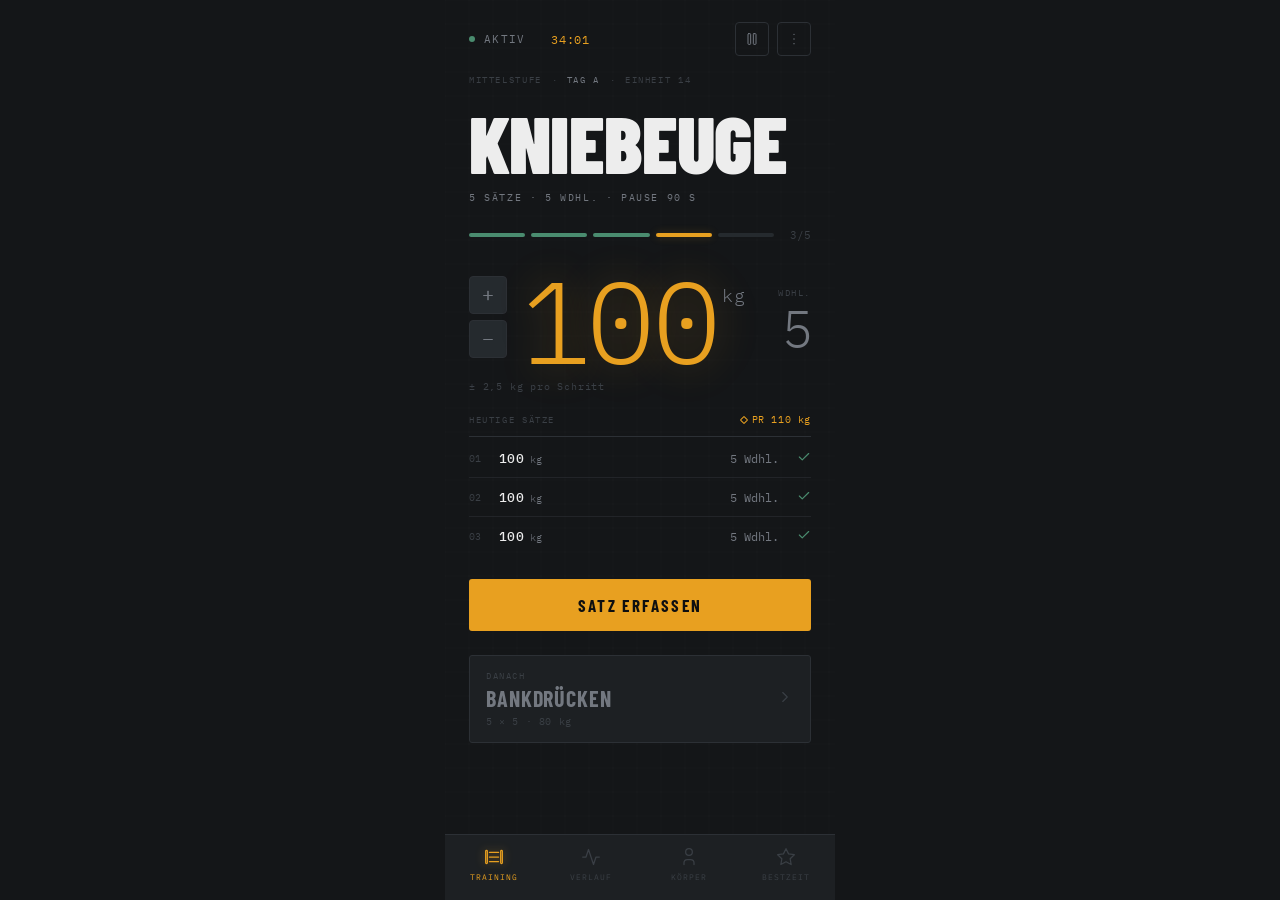
<file: design-preview.html>
<!DOCTYPE html>
<html lang="de">
<head>
  <meta charset="UTF-8">
  <meta name="viewport" content="width=device-width, initial-scale=1.0">
  <title>Gym Trainer – Design Preview</title>
  <link rel="preconnect" href="https://fonts.googleapis.com">
  <link rel="preconnect" href="https://fonts.gstatic.com" crossorigin>
  <link href="https://fonts.googleapis.com/css2?family=Barlow+Condensed:ital,wght@0,400;0,600;0,700;0,900;1,700&family=IBM+Plex+Mono:wght@300;400;500&display=swap" rel="stylesheet">
  <style>
    *, *::before, *::after {
      box-sizing: border-box;
      margin: 0;
      padding: 0;
    }

    :root {
      --ground:       #141618;
      --surface:      #1D2023;
      --surface-2:    #252A2E;
      --border:       #2C3035;
      --text:         #EDEDED;
      --text-muted:   #737880;
      --text-dim:     #3A3F45;
      --accent:       #E8A020;
      --accent-dim:   rgba(232, 160, 32, 0.10);
      --accent-glow:  rgba(232, 160, 32, 0.22);
      --done:         #4A8C6F;
      --done-dim:     rgba(74, 140, 111, 0.18);
    }

    html, body {
      height: 100%;
    }

    body {
      background: var(--ground);
      color: var(--text);
      font-family: 'IBM Plex Mono', monospace;
      font-weight: 400;
      -webkit-font-smoothing: antialiased;
    }

    /* Phone frame wrapper */
    .frame {
      max-width: 390px;
      min-height: 100vh;
      margin: 0 auto;
      position: relative;
      overflow: hidden;
    }

    /* Grid texture */
    #grid-texture {
      position: fixed;
      top: 0; left: 50%; transform: translateX(-50%);
      width: 390px;
      height: 100vh;
      pointer-events: none;
      opacity: 0.035;
      z-index: 0;
    }

    .app {
      position: relative;
      z-index: 1;
      display: flex;
      flex-direction: column;
      padding-bottom: 80px;
    }

    /* ── TOP BAR ─────────────────────────────────────── */
    .topbar {
      display: flex;
      align-items: center;
      justify-content: space-between;
      padding: 22px 24px 10px;
    }

    .session-live {
      display: flex;
      align-items: center;
      gap: 9px;
    }

    .live-dot {
      width: 6px;
      height: 6px;
      border-radius: 50%;
      background: var(--done);
      flex-shrink: 0;
      box-shadow: 0 0 0 0 rgba(74, 140, 111, 0.5);
      animation: livepulse 2.4s ease-in-out infinite;
    }

    @keyframes livepulse {
      0%, 100% { box-shadow: 0 0 0 0 rgba(74, 140, 111, 0.5); }
      50%       { box-shadow: 0 0 0 5px rgba(74, 140, 111, 0); }
    }

    .session-info {
      font-size: 11px;
      letter-spacing: 0.12em;
      color: var(--text-muted);
      text-transform: uppercase;
    }

    .session-time {
      color: var(--accent);
      font-size: 12px;
      letter-spacing: 0.06em;
    }

    .topbar-actions {
      display: flex;
      gap: 8px;
      align-items: center;
    }

    .icon-btn {
      background: none;
      border: 1px solid var(--border);
      color: var(--text-muted);
      width: 34px;
      height: 34px;
      border-radius: 4px;
      cursor: pointer;
      display: flex;
      align-items: center;
      justify-content: center;
      transition: color 0.2s, border-color 0.2s;
      flex-shrink: 0;
    }

    .icon-btn:hover {
      color: var(--text);
      border-color: var(--text-muted);
    }

    .icon-btn svg {
      width: 16px;
      height: 16px;
      stroke: currentColor;
      fill: none;
      stroke-width: 1.5;
      stroke-linecap: round;
      stroke-linejoin: round;
    }

    /* ── PROGRAM CONTEXT ─────────────────────────────── */
    .context-row {
      padding: 8px 24px 22px;
      display: flex;
      align-items: center;
      gap: 10px;
      flex-wrap: wrap;
    }

    .ctx-tag {
      font-size: 9px;
      letter-spacing: 0.18em;
      text-transform: uppercase;
      color: var(--text-dim);
    }

    .ctx-sep {
      color: var(--text-dim);
      font-size: 9px;
    }

    .ctx-tag.highlight {
      color: var(--text-muted);
    }

    /* ── EXERCISE HERO ───────────────────────────────── */
    .exercise-hero {
      padding: 0 24px 4px;
    }

    .exercise-name {
      font-family: 'Barlow Condensed', sans-serif;
      font-size: 80px;
      font-weight: 900;
      line-height: 0.88;
      letter-spacing: -0.01em;
      text-transform: uppercase;
      color: var(--text);
      margin-bottom: 14px;
      word-break: break-word;
    }

    .exercise-spec {
      font-size: 10px;
      letter-spacing: 0.16em;
      color: var(--text-muted);
      text-transform: uppercase;
    }

    /* ── SET PROGRESS ────────────────────────────────── */
    .set-progress {
      padding: 20px 24px 28px;
      display: flex;
      align-items: center;
      gap: 6px;
    }

    .s-dot {
      height: 4px;
      border-radius: 2px;
      background: var(--surface-2);
      transition: all 0.3s ease;
      flex: 1;
    }

    .s-dot.done    { background: var(--done); }
    .s-dot.current { background: var(--accent); box-shadow: 0 0 8px var(--accent-glow); }

    .progress-label {
      font-size: 11px;
      color: var(--text-dim);
      margin-left: 10px;
      flex-shrink: 0;
    }

    /* ── READOUT ─────────────────────────────────────── */
    .readout-wrap {
      padding: 0 24px 8px;
      display: flex;
      align-items: flex-end;
      gap: 0;
    }

    .weight-controls {
      display: flex;
      flex-direction: column;
      gap: 6px;
      padding-bottom: 14px;
      margin-right: 14px;
    }

    .ctrl-btn {
      width: 38px;
      height: 38px;
      background: var(--surface-2);
      border: 1px solid var(--border);
      color: var(--text-muted);
      font-family: 'IBM Plex Mono', monospace;
      font-size: 20px;
      border-radius: 4px;
      cursor: pointer;
      display: flex;
      align-items: center;
      justify-content: center;
      line-height: 1;
      transition: all 0.12s;
      user-select: none;
    }

    .ctrl-btn:active {
      background: var(--accent-dim);
      border-color: var(--accent);
      color: var(--accent);
      transform: scale(0.95);
    }

    .weight-display {
      display: flex;
      align-items: flex-start;
      flex: 1;
    }

    .weight-number {
      font-family: 'IBM Plex Mono', monospace;
      font-size: 116px;
      font-weight: 300;
      line-height: 0.88;
      color: var(--accent);
      letter-spacing: -0.04em;
      text-shadow:
        0 0 40px rgba(232, 160, 32, 0.30),
        0 0 100px rgba(232, 160, 32, 0.10);
      transition: text-shadow 0.2s;
    }

    .weight-unit {
      font-size: 18px;
      font-weight: 300;
      color: var(--text-muted);
      margin-top: 14px;
      margin-left: 5px;
      letter-spacing: 0.04em;
    }

    .reps-panel {
      display: flex;
      flex-direction: column;
      align-items: flex-end;
      padding-bottom: 18px;
      margin-left: auto;
    }

    .reps-label-sm {
      font-size: 9px;
      letter-spacing: 0.18em;
      color: var(--text-dim);
      text-transform: uppercase;
      margin-bottom: 4px;
    }

    .reps-number {
      font-family: 'IBM Plex Mono', monospace;
      font-size: 52px;
      font-weight: 300;
      color: var(--text-muted);
      letter-spacing: -0.03em;
      line-height: 1;
    }

    .weight-step-note {
      padding: 0 24px 20px;
      font-size: 10px;
      color: var(--text-dim);
      letter-spacing: 0.08em;
    }

    /* ── SETS LOG ────────────────────────────────────── */
    .sets-log {
      padding: 0 24px 20px;
    }

    .log-header {
      display: flex;
      align-items: center;
      justify-content: space-between;
      padding-bottom: 10px;
      border-bottom: 1px solid var(--border);
      margin-bottom: 2px;
    }

    .log-header-label {
      font-size: 9px;
      letter-spacing: 0.18em;
      color: var(--text-dim);
      text-transform: uppercase;
    }

    .pr-badge {
      font-size: 10px;
      color: var(--accent);
      letter-spacing: 0.06em;
      display: flex;
      align-items: center;
      gap: 5px;
    }

    .pr-badge::before {
      content: '';
      display: block;
      width: 6px;
      height: 6px;
      border: 1.5px solid var(--accent);
      border-radius: 1px;
      transform: rotate(45deg);
    }

    .set-row {
      display: grid;
      grid-template-columns: 26px 1fr 80px 28px;
      align-items: center;
      gap: 4px;
      padding: 9px 0;
      border-bottom: 1px solid rgba(44, 48, 53, 0.6);
    }

    .set-row:last-child {
      border-bottom: none;
    }

    .s-num {
      font-size: 10px;
      color: var(--text-dim);
      font-variant-numeric: tabular-nums;
    }

    .s-kg {
      font-size: 13px;
      color: var(--text);
      font-weight: 500;
      letter-spacing: 0.02em;
    }

    .s-kg span {
      font-size: 10px;
      font-weight: 300;
      color: var(--text-muted);
    }

    .s-reps {
      font-size: 12px;
      color: var(--text-muted);
      text-align: right;
    }

    .s-check {
      text-align: right;
    }

    .s-check svg {
      width: 14px;
      height: 14px;
      stroke: var(--done);
      fill: none;
      stroke-width: 2;
      stroke-linecap: round;
      stroke-linejoin: round;
    }

    @keyframes row-flash {
      0%   { background: rgba(74, 140, 111, 0.15); }
      100% { background: transparent; }
    }

    .set-row.logged {
      animation: row-flash 0.7s ease-out forwards;
      border-radius: 2px;
    }

    /* ── LOG BUTTON ──────────────────────────────────── */
    .log-section {
      padding: 4px 24px 24px;
    }

    .log-btn {
      width: 100%;
      padding: 16px;
      background: var(--accent);
      color: #0E0F10;
      border: none;
      border-radius: 3px;
      font-family: 'Barlow Condensed', sans-serif;
      font-size: 17px;
      font-weight: 700;
      letter-spacing: 0.14em;
      text-transform: uppercase;
      cursor: pointer;
      transition: opacity 0.2s, transform 0.1s;
    }

    .log-btn:hover  { opacity: 0.9; }
    .log-btn:active { transform: scale(0.98); }
    .log-btn:disabled {
      background: var(--surface-2);
      color: var(--text-dim);
      cursor: default;
      transform: none;
    }

    /* ── NEXT EXERCISE ───────────────────────────────── */
    .next-card {
      margin: 0 24px 24px;
      padding: 14px 16px;
      background: var(--surface);
      border: 1px solid var(--border);
      border-radius: 3px;
      display: flex;
      align-items: center;
      justify-content: space-between;
      cursor: pointer;
      transition: border-color 0.2s;
    }

    .next-card:hover {
      border-color: var(--text-dim);
    }

    .next-card-left {
      display: flex;
      flex-direction: column;
      gap: 4px;
    }

    .next-card-eyebrow {
      font-size: 9px;
      letter-spacing: 0.18em;
      color: var(--text-dim);
      text-transform: uppercase;
    }

    .next-card-name {
      font-family: 'Barlow Condensed', sans-serif;
      font-size: 22px;
      font-weight: 700;
      letter-spacing: 0.04em;
      text-transform: uppercase;
      color: var(--text-muted);
    }

    .next-card-meta {
      font-size: 10px;
      color: var(--text-dim);
      letter-spacing: 0.06em;
    }

    .next-arrow {
      color: var(--text-dim);
    }

    .next-arrow svg {
      width: 18px;
      height: 18px;
      stroke: currentColor;
      fill: none;
      stroke-width: 1.5;
      stroke-linecap: round;
      stroke-linejoin: round;
    }

    /* ── REST OVERLAY ────────────────────────────────── */
    .rest-overlay {
      position: fixed;
      inset: 0;
      z-index: 200;
      background: rgba(14, 16, 18, 0.96);
      backdrop-filter: blur(12px);
      display: flex;
      flex-direction: column;
      align-items: center;
      justify-content: center;
      gap: 0;
      opacity: 0;
      pointer-events: none;
      transition: opacity 0.3s ease;
    }

    .rest-overlay.active {
      opacity: 1;
      pointer-events: all;
    }

    .rest-eyebrow {
      font-size: 9px;
      letter-spacing: 0.22em;
      color: var(--text-dim);
      text-transform: uppercase;
      margin-bottom: 40px;
    }

    .rest-arc-wrap {
      position: relative;
      width: 220px;
      height: 220px;
      display: flex;
      align-items: center;
      justify-content: center;
      margin-bottom: 48px;
    }

    #rest-canvas {
      position: absolute;
      top: 0; left: 0;
    }

    .rest-counter {
      display: flex;
      flex-direction: column;
      align-items: center;
      gap: 2px;
    }

    .rest-seconds {
      font-size: 80px;
      font-weight: 300;
      line-height: 1;
      letter-spacing: -0.04em;
      color: var(--text);
    }

    .rest-unit {
      font-size: 11px;
      letter-spacing: 0.14em;
      color: var(--text-dim);
      text-transform: uppercase;
    }

    .rest-next-info {
      text-align: center;
      margin-bottom: 52px;
    }

    .rest-next-label {
      font-size: 9px;
      letter-spacing: 0.18em;
      color: var(--text-dim);
      text-transform: uppercase;
      margin-bottom: 6px;
    }

    .rest-next-text {
      font-family: 'Barlow Condensed', sans-serif;
      font-size: 24px;
      font-weight: 700;
      letter-spacing: 0.04em;
      text-transform: uppercase;
      color: var(--text-muted);
    }

    .rest-skip {
      background: none;
      border: 1px solid var(--border);
      color: var(--text-muted);
      font-family: 'IBM Plex Mono', monospace;
      font-size: 11px;
      letter-spacing: 0.1em;
      padding: 11px 28px;
      border-radius: 3px;
      cursor: pointer;
      transition: all 0.2s;
    }

    .rest-skip:hover {
      border-color: var(--text-muted);
      color: var(--text);
    }

    /* ── BOTTOM NAV ──────────────────────────────────── */
    .bottom-nav {
      position: fixed;
      bottom: 0;
      left: 50%;
      transform: translateX(-50%);
      width: 100%;
      max-width: 390px;
      background: var(--surface);
      border-top: 1px solid var(--border);
      display: flex;
      z-index: 100;
    }

    .nav-tab {
      flex: 1;
      display: flex;
      flex-direction: column;
      align-items: center;
      justify-content: center;
      gap: 5px;
      padding: 12px 4px 18px;
      background: none;
      border: none;
      cursor: pointer;
      color: var(--text-dim);
      font-family: 'IBM Plex Mono', monospace;
      transition: color 0.2s;
    }

    .nav-tab.active {
      color: var(--accent);
    }

    .nav-tab svg {
      width: 20px;
      height: 20px;
      stroke: currentColor;
      fill: none;
      stroke-width: 1.5;
      stroke-linecap: round;
      stroke-linejoin: round;
    }

    .nav-tab.active svg {
      filter: drop-shadow(0 0 5px rgba(232, 160, 32, 0.4));
    }

    .nav-label {
      font-size: 8px;
      letter-spacing: 0.12em;
      text-transform: uppercase;
    }

    @media (prefers-reduced-motion: reduce) {
      .live-dot  { animation: none; }
      .rest-overlay { transition: none; }
      .weight-number { text-shadow: none; }
    }
  </style>
</head>
<body>

<canvas id="grid-texture"></canvas>

<div class="frame">
  <div class="app">

    <!-- TOP BAR -->
    <header class="topbar">
      <div class="session-live">
        <div class="live-dot"></div>
        <span class="session-info">Aktiv&nbsp;&nbsp;</span>
        <span class="session-time" id="session-timer">00:34</span>
      </div>
      <div class="topbar-actions">
        <button class="icon-btn" aria-label="Pause">
          <svg viewBox="0 0 24 24"><rect x="6" y="4" width="4" height="16" rx="1"/><rect x="14" y="4" width="4" height="16" rx="1"/></svg>
        </button>
        <button class="icon-btn" aria-label="Menü">
          <svg viewBox="0 0 24 24"><circle cx="12" cy="5" r="1" fill="currentColor" stroke="none"/><circle cx="12" cy="12" r="1" fill="currentColor" stroke="none"/><circle cx="12" cy="19" r="1" fill="currentColor" stroke="none"/></svg>
        </button>
      </div>
    </header>

    <!-- CONTEXT -->
    <div class="context-row">
      <span class="ctx-tag">Mittelstufe</span>
      <span class="ctx-sep">·</span>
      <span class="ctx-tag highlight">Tag A</span>
      <span class="ctx-sep">·</span>
      <span class="ctx-tag">Einheit 14</span>
    </div>

    <!-- EXERCISE NAME -->
    <div class="exercise-hero">
      <h1 class="exercise-name" id="exercise-name">Kniebeuge</h1>
      <p class="exercise-spec" id="exercise-spec">5 Sätze · 5 Wdhl. · Pause 90 s</p>
    </div>

    <!-- SET DOTS -->
    <div class="set-progress" id="set-progress">
      <span class="progress-label" id="progress-label"></span>
    </div>

    <!-- WEIGHT READOUT -->
    <div class="readout-wrap">
      <div class="weight-controls">
        <button class="ctrl-btn" id="weight-up" aria-label="Gewicht erhöhen">+</button>
        <button class="ctrl-btn" id="weight-down" aria-label="Gewicht verringern">−</button>
      </div>
      <div class="weight-display">
        <span class="weight-number" id="weight-num">100</span>
        <span class="weight-unit">kg</span>
      </div>
      <div class="reps-panel">
        <span class="reps-label-sm">Wdhl.</span>
        <span class="reps-number" id="reps-num">5</span>
      </div>
    </div>
    <p class="weight-step-note">± 2,5 kg pro Schritt</p>

    <!-- SETS LOG -->
    <div class="sets-log">
      <div class="log-header">
        <span class="log-header-label">Heutige Sätze</span>
        <span class="pr-badge">PR 110 kg</span>
      </div>
      <div id="sets-log-body"></div>
    </div>

    <!-- LOG BUTTON -->
    <div class="log-section">
      <button class="log-btn" id="log-btn">Satz erfassen</button>
    </div>

    <!-- NEXT EXERCISE -->
    <div class="next-card" role="button" tabindex="0" aria-label="Zur nächsten Übung">
      <div class="next-card-left">
        <span class="next-card-eyebrow">Danach</span>
        <span class="next-card-name">Bankdrücken</span>
        <span class="next-card-meta">5 × 5 · 80 kg</span>
      </div>
      <span class="next-arrow">
        <svg viewBox="0 0 24 24"><polyline points="9 18 15 12 9 6"/></svg>
      </span>
    </div>

  </div><!-- .app -->
</div><!-- .frame -->

<!-- REST OVERLAY -->
<div class="rest-overlay" id="rest-overlay" role="dialog" aria-label="Pausenzeit">
  <p class="rest-eyebrow">Pause</p>
  <div class="rest-arc-wrap">
    <canvas id="rest-canvas" width="220" height="220"></canvas>
    <div class="rest-counter">
      <span class="rest-seconds" id="rest-seconds">90</span>
      <span class="rest-unit">Sek.</span>
    </div>
  </div>
  <div class="rest-next-info">
    <p class="rest-next-label">Nächster Satz</p>
    <p class="rest-next-text" id="rest-next-text">Satz 4 · 100 kg</p>
  </div>
  <button class="rest-skip" id="rest-skip">Überspringen</button>
</div>

<!-- BOTTOM NAV -->
<nav class="bottom-nav" aria-label="Navigation">
  <button class="nav-tab active" aria-label="Training">
    <svg viewBox="0 0 24 24"><path d="M6.5 6.5h11M6.5 12h11M6.5 17.5h11"/><rect x="2" y="4" width="2" height="16" rx="1"/><rect x="20" y="4" width="2" height="16" rx="1"/></svg>
    <span class="nav-label">Training</span>
  </button>
  <button class="nav-tab" aria-label="Verlauf">
    <svg viewBox="0 0 24 24"><polyline points="22 12 18 12 15 21 9 3 6 12 2 12"/></svg>
    <span class="nav-label">Verlauf</span>
  </button>
  <button class="nav-tab" aria-label="Körper">
    <svg viewBox="0 0 24 24"><path d="M12 2a4 4 0 0 1 4 4 4 4 0 0 1-4 4 4 4 0 0 1-4-4 4 4 0 0 1 4-4"/><path d="M6 21v-2a4 4 0 0 1 4-4h4a4 4 0 0 1 4 4v2"/></svg>
    <span class="nav-label">Körper</span>
  </button>
  <button class="nav-tab" aria-label="Bestleistungen">
    <svg viewBox="0 0 24 24"><polygon points="12 2 15.09 8.26 22 9.27 17 14.14 18.18 21.02 12 17.77 5.82 21.02 7 14.14 2 9.27 8.91 8.26 12 2"/></svg>
    <span class="nav-label">Bestzeit</span>
  </button>
</nav>

<script>
// ── Grid texture ─────────────────────────────────────────────────
(function () {
  const canvas = document.getElementById('grid-texture');
  const ctx = canvas.getContext('2d');
  canvas.width = 390;
  canvas.height = window.innerHeight;
  ctx.strokeStyle = '#ffffff';
  ctx.lineWidth = 0.5;
  const sp = 24;
  for (let x = 0; x <= canvas.width; x += sp) {
    ctx.beginPath(); ctx.moveTo(x, 0); ctx.lineTo(x, canvas.height); ctx.stroke();
  }
  for (let y = 0; y <= canvas.height; y += sp) {
    ctx.beginPath(); ctx.moveTo(0, y); ctx.lineTo(canvas.width, y); ctx.stroke();
  }
})();

// ── State ────────────────────────────────────────────────────────
const state = {
  weight: 100,
  reps: 5,
  totalSets: 5,
  restDuration: 90,
  loggedSets: [
    { weight: 100, reps: 5 },
    { weight: 100, reps: 5 },
    { weight: 100, reps: 5 },
  ],
  sessionSec: 34 * 60,
  restRemaining: 0,
  restTimer: null,
};

// ── Refs ─────────────────────────────────────────────────────────
const $ = id => document.getElementById(id);
const weightNum   = $('weight-num');
const repsNum     = $('reps-num');
const setProgress = $('set-progress');
const progressLbl = $('progress-label');
const setsLogBody = $('sets-log-body');
const logBtn      = $('log-btn');
const restOverlay = $('rest-overlay');
const restSeconds = $('rest-seconds');
const restNextTxt = $('rest-next-text');
const sessionTimer = $('session-timer');

// ── Render ───────────────────────────────────────────────────────
function renderDots() {
  setProgress.querySelectorAll('.s-dot').forEach(d => d.remove());
  for (let i = 0; i < state.totalSets; i++) {
    const d = document.createElement('div');
    d.className = 's-dot';
    if (i < state.loggedSets.length) d.classList.add('done');
    else if (i === state.loggedSets.length) d.classList.add('current');
    setProgress.insertBefore(d, progressLbl);
  }
  progressLbl.textContent = `${state.loggedSets.length}/${state.totalSets}`;
}

function renderLog() {
  setsLogBody.innerHTML = '';
  state.loggedSets.forEach((s, i) => {
    const row = document.createElement('div');
    row.className = 'set-row';
    row.setAttribute('data-index', i);
    row.innerHTML = `
      <span class="s-num">${String(i + 1).padStart(2, '0')}</span>
      <span class="s-kg">${s.weight}<span> kg</span></span>
      <span class="s-reps">${s.reps} Wdhl.</span>
      <span class="s-check">
        <svg viewBox="0 0 24 24"><polyline points="20 6 9 17 4 12"/></svg>
      </span>`;
    setsLogBody.appendChild(row);
  });
}

function renderWeight() {
  weightNum.textContent = state.weight % 1 === 0
    ? state.weight
    : state.weight.toFixed(1);
}

function renderAll() {
  renderDots();
  renderLog();
  renderWeight();
  repsNum.textContent = state.reps;
  const done = state.loggedSets.length >= state.totalSets;
  logBtn.disabled = done;
  logBtn.textContent = done ? 'Alle Sätze erledigt ✓' : 'Satz erfassen';
}

// ── Controls ─────────────────────────────────────────────────────
$('weight-up').addEventListener('click', () => {
  state.weight = Math.round((state.weight + 2.5) * 10) / 10;
  renderWeight();
});

$('weight-down').addEventListener('click', () => {
  if (state.weight > 0) {
    state.weight = Math.round((state.weight - 2.5) * 10) / 10;
    renderWeight();
  }
});

// ── Log set ──────────────────────────────────────────────────────
logBtn.addEventListener('click', () => {
  if (state.loggedSets.length >= state.totalSets) return;
  state.loggedSets.push({ weight: state.weight, reps: state.reps });
  renderAll();

  // Flash the last row
  const rows = setsLogBody.querySelectorAll('.set-row');
  const last = rows[rows.length - 1];
  if (last) {
    last.classList.add('logged');
    setTimeout(() => last.classList.remove('logged'), 700);
  }

  if (state.loggedSets.length < state.totalSets) {
    startRest();
  }
});

// ── Rest timer ───────────────────────────────────────────────────
function startRest() {
  state.restRemaining = state.restDuration;
  restNextTxt.textContent = `Satz ${state.loggedSets.length + 1} · ${state.weight} kg`;
  restOverlay.classList.add('active');
  drawArc();

  clearInterval(state.restTimer);
  state.restTimer = setInterval(() => {
    state.restRemaining--;
    restSeconds.textContent = state.restRemaining;
    drawArc();
    if (state.restRemaining <= 0) {
      clearInterval(state.restTimer);
      restOverlay.classList.remove('active');
    }
  }, 1000);
}

$('rest-skip').addEventListener('click', () => {
  clearInterval(state.restTimer);
  restOverlay.classList.remove('active');
});

function drawArc() {
  const canvas = $('rest-canvas');
  const ctx = canvas.getContext('2d');
  const cx = 110, cy = 110, r = 100;
  ctx.clearRect(0, 0, 220, 220);

  // Track
  ctx.beginPath();
  ctx.arc(cx, cy, r, 0, Math.PI * 2);
  ctx.strokeStyle = 'rgba(255,255,255,0.05)';
  ctx.lineWidth = 1.5;
  ctx.stroke();

  // Progress
  const pct = state.restRemaining / state.restDuration;
  if (pct > 0) {
    const start = -Math.PI / 2;
    ctx.beginPath();
    ctx.arc(cx, cy, r, start, start + pct * Math.PI * 2);
    ctx.strokeStyle = '#E8A020';
    ctx.lineWidth = 1.5;
    ctx.lineCap = 'round';
    ctx.shadowBlur = 16;
    ctx.shadowColor = 'rgba(232,160,32,0.5)';
    ctx.stroke();
    ctx.shadowBlur = 0;
  }
}

// ── Session clock ────────────────────────────────────────────────
setInterval(() => {
  state.sessionSec++;
  const m = Math.floor(state.sessionSec / 60).toString().padStart(2, '0');
  const s = (state.sessionSec % 60).toString().padStart(2, '0');
  sessionTimer.textContent = `${m}:${s}`;
}, 1000);

// ── Nav tabs ─────────────────────────────────────────────────────
document.querySelectorAll('.nav-tab').forEach(tab => {
  tab.addEventListener('click', () => {
    document.querySelectorAll('.nav-tab').forEach(t => t.classList.remove('active'));
    tab.classList.add('active');
  });
});

// ── Init ─────────────────────────────────────────────────────────
renderAll();
drawArc();
</script>

</body>
</html>
</file>
